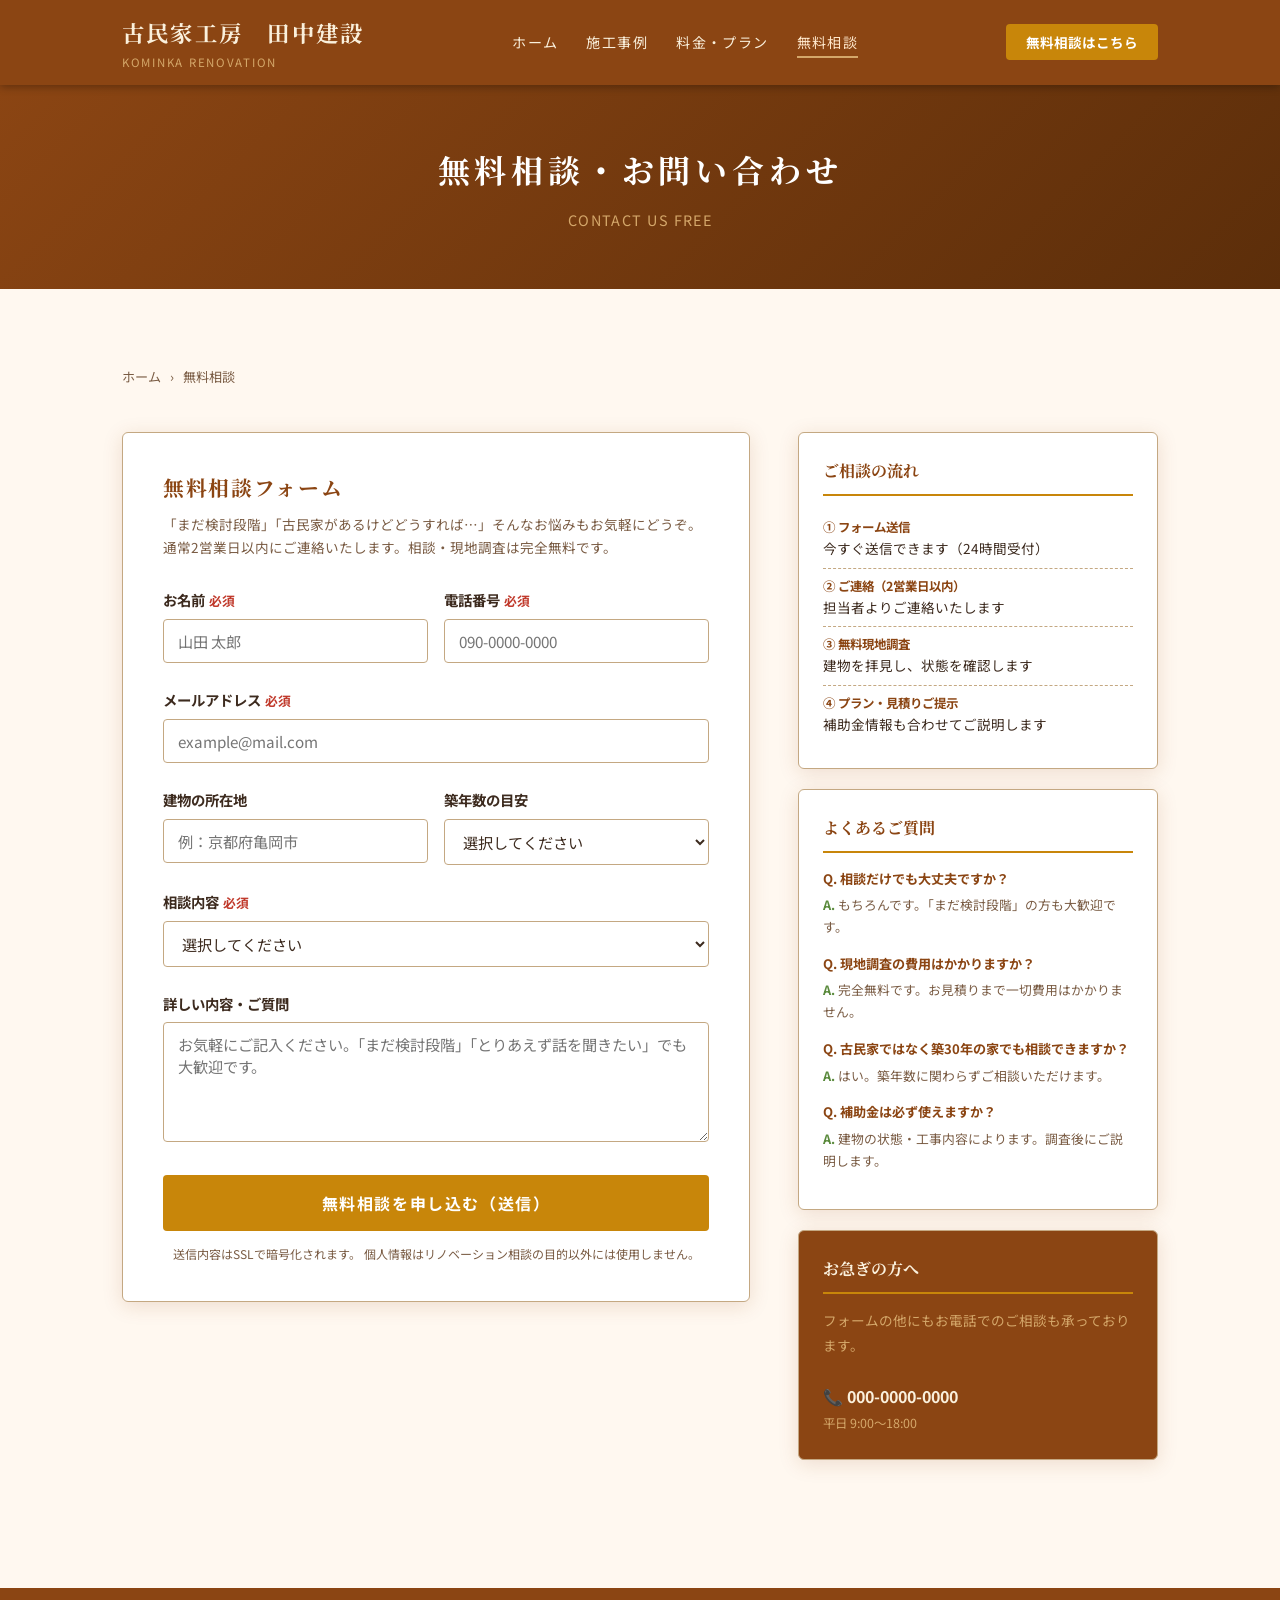
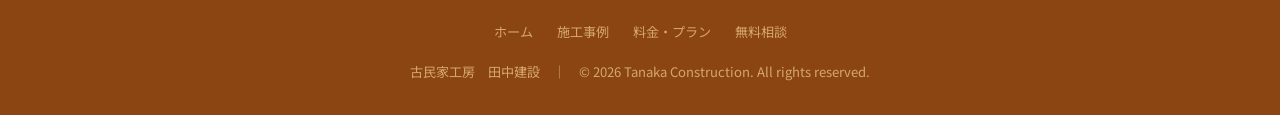
<file: contact.html>
<!DOCTYPE html>
<html lang="ja">
<head>
  <meta charset="UTF-8">
  <meta name="viewport" content="width=device-width, initial-scale=1.0">
  <title>無料相談｜古民家工房 田中建設</title>
  <meta name="description" content="古民家リノベーションの無料相談・お問い合わせ。現地調査まで費用ゼロ。お気軽にどうぞ。">
  <link rel="preconnect" href="https://fonts.googleapis.com">
  <link href="https://fonts.googleapis.com/css2?family=Noto+Serif+JP:wght@400;700&family=Noto+Sans+JP:wght@400;700&display=swap" rel="stylesheet">
  <link rel="stylesheet" href="css/style.css">
  <style>
    .contact-layout {
      display: grid;
      grid-template-columns: 1fr 360px;
      gap: 48px;
      align-items: start;
    }

    /* フォームラッパー */
    .form-wrapper {
      background: var(--color-white);
      border: 1px solid var(--color-border);
      border-radius: 6px;
      padding: 36px 40px;
      box-shadow: var(--shadow);
    }
    .form-wrapper h2 {
      font-size: 1.3rem;
      color: var(--color-primary);
      margin-bottom: 6px;
      letter-spacing: 0.08em;
    }
    .form-wrapper .form-lead {
      font-family: var(--font-sans);
      font-size: 0.85rem;
      color: var(--color-text-light);
      margin-bottom: 28px;
      line-height: 1.7;
    }
    .form-row {
      display: grid;
      grid-template-columns: 1fr 1fr;
      gap: 16px;
    }
    .form-submit {
      text-align: center;
      margin-top: 8px;
    }
    .form-submit .btn {
      width: 100%;
      padding: 16px;
      font-size: 1rem;
    }
    .form-privacy {
      font-family: var(--font-sans);
      font-size: 0.75rem;
      color: var(--color-text-light);
      text-align: center;
      margin-top: 12px;
    }
    /* 送信完了メッセージ */
    #form-success {
      display: none;
      background: #F0F8E8;
      border: 1px solid #A8D08D;
      border-radius: 6px;
      padding: 28px;
      text-align: center;
    }
    #form-success h3 {
      color: #3D7A2B;
      font-size: 1.2rem;
      margin-bottom: 8px;
    }
    #form-success p {
      font-family: var(--font-sans);
      font-size: 0.88rem;
      color: var(--color-text-light);
    }

    /* サイドバー */
    .contact-sidebar { display: flex; flex-direction: column; gap: 20px; }
    .info-card {
      background: var(--color-white);
      border: 1px solid var(--color-border);
      border-radius: 6px;
      padding: 24px;
      box-shadow: var(--shadow);
    }
    .info-card h3 {
      font-size: 1rem;
      color: var(--color-primary);
      margin-bottom: 14px;
      padding-bottom: 8px;
      border-bottom: 2px solid var(--color-accent);
    }
    .info-list {
      list-style: none;
      font-family: var(--font-sans);
      font-size: 0.85rem;
    }
    .info-list li {
      padding: 8px 0;
      border-bottom: 1px dashed var(--color-border);
      color: var(--color-text);
      line-height: 1.6;
    }
    .info-list li:last-child { border-bottom: none; }
    .info-list li strong { color: var(--color-primary); display: block; font-size: 0.78rem; }
    .qa-list { list-style: none; }
    .qa-list li { margin-bottom: 14px; }
    .qa-q {
      font-family: var(--font-sans);
      font-size: 0.82rem;
      color: var(--color-primary);
      font-weight: bold;
      margin-bottom: 4px;
    }
    .qa-q::before { content: 'Q. '; }
    .qa-a {
      font-family: var(--font-sans);
      font-size: 0.8rem;
      color: var(--color-text-light);
      line-height: 1.7;
    }
    .qa-a::before { content: 'A. '; color: #5A8A3C; font-weight: bold; }
  </style>
</head>
<body>

<header>
  <div class="header-inner">
    <div class="logo">
      <span class="logo-main">古民家工房　田中建設</span>
      <span class="logo-sub">KOMINKA RENOVATION</span>
    </div>
    <nav>
      <ul>
        <li><a href="index.html">ホーム</a></li>
        <li><a href="cases.html">施工事例</a></li>
        <li><a href="pricing.html">料金・プラン</a></li>
        <li><a href="contact.html">無料相談</a></li>
      </ul>
    </nav>
    <div class="header-cta">
      <a href="contact.html">無料相談はこちら</a>
    </div>
  </div>
</header>

<div class="page-hero">
  <h1>無料相談・お問い合わせ</h1>
  <p>CONTACT US FREE</p>
</div>

<section class="section">
  <div class="container">

    <div class="breadcrumb">
      <a href="index.html">ホーム</a>
      <span>›</span> 無料相談
    </div>

    <div class="contact-layout">

      <!-- フォーム -->
      <div>
        <div class="form-wrapper">
          <h2>無料相談フォーム</h2>
          <p class="form-lead">
            「まだ検討段階」「古民家があるけどどうすれば…」そんなお悩みもお気軽にどうぞ。<br>
            通常2営業日以内にご連絡いたします。相談・現地調査は完全無料です。
          </p>

          <!--
            【設定手順】Formspree を使ったメール送信
            1. https://formspree.io にアクセスして無料登録
            2. 新しいフォームを作成し、エンドポイントURL（https://formspree.io/f/XXXXXXXX）を取得
            3. 下の action="YOUR_FORMSPREE_ENDPOINT" を取得したURLに書き換える
          -->
          <form id="contact-form"
                action="YOUR_FORMSPREE_ENDPOINT"
                method="POST"
                onsubmit="handleSubmit(event)">

            <div class="form-row">
              <div class="form-group">
                <label>お名前<span class="required">必須</span></label>
                <input type="text" name="name" placeholder="山田 太郎" required>
              </div>
              <div class="form-group">
                <label>電話番号<span class="required">必須</span></label>
                <input type="tel" name="phone" placeholder="090-0000-0000" required>
              </div>
            </div>

            <div class="form-group">
              <label>メールアドレス<span class="required">必須</span></label>
              <input type="email" name="email" placeholder="example@mail.com" required>
            </div>

            <div class="form-row">
              <div class="form-group">
                <label>建物の所在地</label>
                <input type="text" name="location" placeholder="例：京都府亀岡市">
              </div>
              <div class="form-group">
                <label>築年数の目安</label>
                <select name="age">
                  <option value="">選択してください</option>
                  <option>30〜50年</option>
                  <option>50〜70年</option>
                  <option>70〜100年</option>
                  <option>100年以上</option>
                  <option>不明</option>
                </select>
              </div>
            </div>

            <div class="form-group">
              <label>相談内容<span class="required">必須</span></label>
              <select name="topic" required>
                <option value="">選択してください</option>
                <option>古民家リノベーションの費用を知りたい</option>
                <option>省エネ・断熱改修について相談したい</option>
                <option>耐震補強について相談したい</option>
                <option>補助金が使えるか確認したい</option>
                <option>古民家の購入・取得からサポートしてほしい</option>
                <option>その他</option>
              </select>
            </div>

            <div class="form-group">
              <label>詳しい内容・ご質問</label>
              <textarea name="message"
                        placeholder="お気軽にご記入ください。「まだ検討段階」「とりあえず話を聞きたい」でも大歓迎です。"></textarea>
            </div>

            <!-- スパム対策（Formspree用） -->
            <input type="hidden" name="_subject" value="古民家リノベーション 無料相談のお申し込み">
            <input type="text" name="_gotcha" style="display:none">

            <div class="form-submit">
              <button type="submit" class="btn btn-accent">無料相談を申し込む（送信）</button>
            </div>
            <p class="form-privacy">
              送信内容はSSLで暗号化されます。
              個人情報はリノベーション相談の目的以外には使用しません。
            </p>
          </form>

          <!-- 送信完了メッセージ -->
          <div id="form-success">
            <h3>✅ 送信が完了しました</h3>
            <p>
              お問い合わせありがとうございます。<br>
              通常2営業日以内にご連絡いたします。<br>
              しばらくお待ちください。
            </p>
          </div>
        </div>
      </div>

      <!-- サイドバー -->
      <aside class="contact-sidebar">

        <div class="info-card">
          <h3>ご相談の流れ</h3>
          <ul class="info-list">
            <li>
              <strong>① フォーム送信</strong>
              今すぐ送信できます（24時間受付）
            </li>
            <li>
              <strong>② ご連絡（2営業日以内）</strong>
              担当者よりご連絡いたします
            </li>
            <li>
              <strong>③ 無料現地調査</strong>
              建物を拝見し、状態を確認します
            </li>
            <li>
              <strong>④ プラン・見積りご提示</strong>
              補助金情報も合わせてご説明します
            </li>
          </ul>
        </div>

        <div class="info-card">
          <h3>よくあるご質問</h3>
          <ul class="qa-list">
            <li>
              <p class="qa-q">相談だけでも大丈夫ですか？</p>
              <p class="qa-a">もちろんです。「まだ検討段階」の方も大歓迎です。</p>
            </li>
            <li>
              <p class="qa-q">現地調査の費用はかかりますか？</p>
              <p class="qa-a">完全無料です。お見積りまで一切費用はかかりません。</p>
            </li>
            <li>
              <p class="qa-q">古民家ではなく築30年の家でも相談できますか？</p>
              <p class="qa-a">はい。築年数に関わらずご相談いただけます。</p>
            </li>
            <li>
              <p class="qa-q">補助金は必ず使えますか？</p>
              <p class="qa-a">建物の状態・工事内容によります。調査後にご説明します。</p>
            </li>
          </ul>
        </div>

        <div class="info-card" style="background:var(--color-primary);color:var(--color-white);">
          <h3 style="color:var(--color-cream);border-color:var(--color-accent);">お急ぎの方へ</h3>
          <p style="font-family:var(--font-sans);font-size:0.85rem;color:#D4A76A;line-height:1.8;">
            フォームの他にもお電話でのご相談も承っております。<br><br>
            <strong style="color:var(--color-cream);font-size:1rem;">📞 000-0000-0000</strong><br>
            <span style="font-size:0.78rem;">平日 9:00〜18:00</span>
          </p>
        </div>

      </aside>
    </div>

  </div>
</section>

<footer>
  <div class="footer-inner">
    <ul class="footer-nav">
      <li><a href="index.html">ホーム</a></li>
      <li><a href="cases.html">施工事例</a></li>
      <li><a href="pricing.html">料金・プラン</a></li>
      <li><a href="contact.html">無料相談</a></li>
    </ul>
    <p>古民家工房　田中建設　｜　© 2026 Tanaka Construction. All rights reserved.</p>
  </div>
</footer>

<script src="js/main.js"></script>
<script>
async function handleSubmit(event) {
  event.preventDefault();
  const form = document.getElementById('contact-form');
  const btn = form.querySelector('button[type="submit"]');

  btn.textContent = '送信中...';
  btn.disabled = true;

  try {
    const res = await fetch(form.action, {
      method: 'POST',
      body: new FormData(form),
      headers: { 'Accept': 'application/json' }
    });

    if (res.ok) {
      form.style.display = 'none';
      document.getElementById('form-success').style.display = 'block';
    } else {
      alert('送信に失敗しました。お手数ですが、お電話でご連絡ください。');
      btn.textContent = '無料相談を申し込む（送信）';
      btn.disabled = false;
    }
  } catch (e) {
    alert('ネットワークエラーが発生しました。お手数ですが、お電話でご連絡ください。');
    btn.textContent = '無料相談を申し込む（送信）';
    btn.disabled = false;
  }
}
</script>
</body>
</html>
</file>
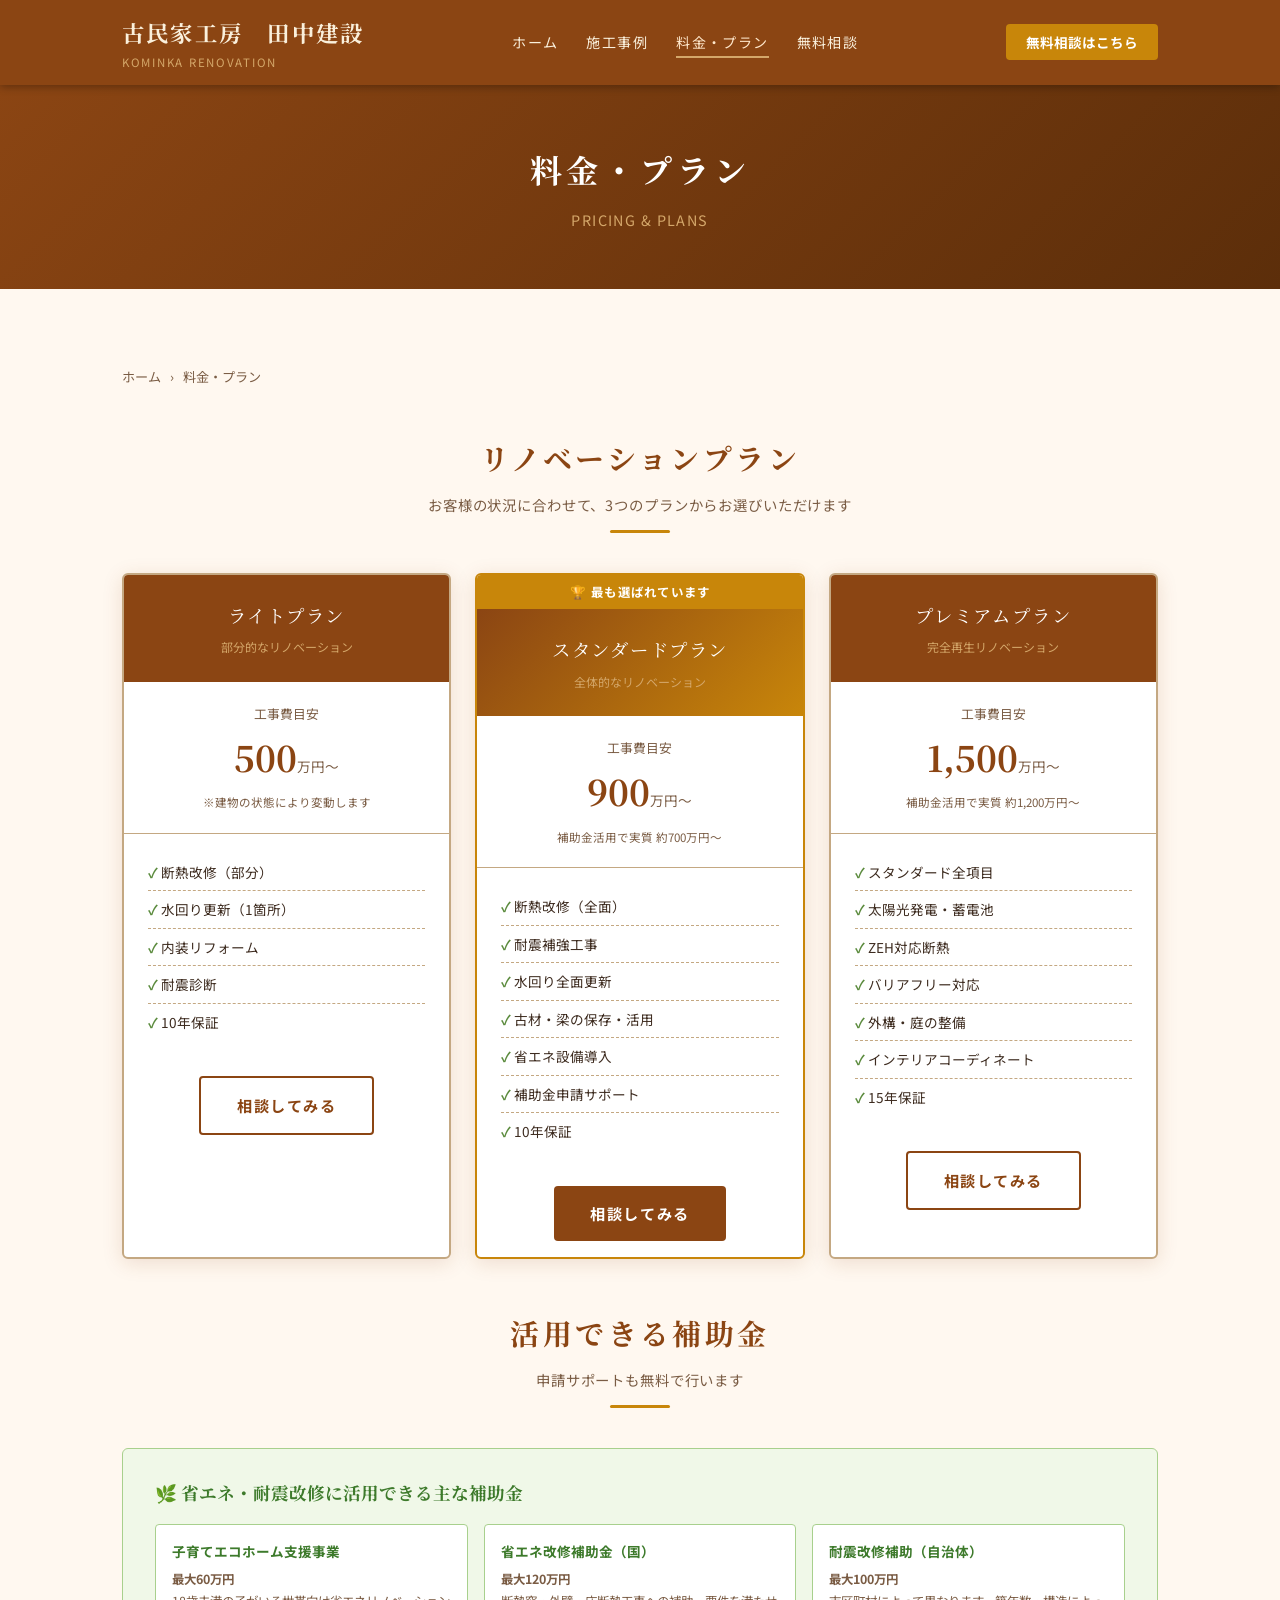
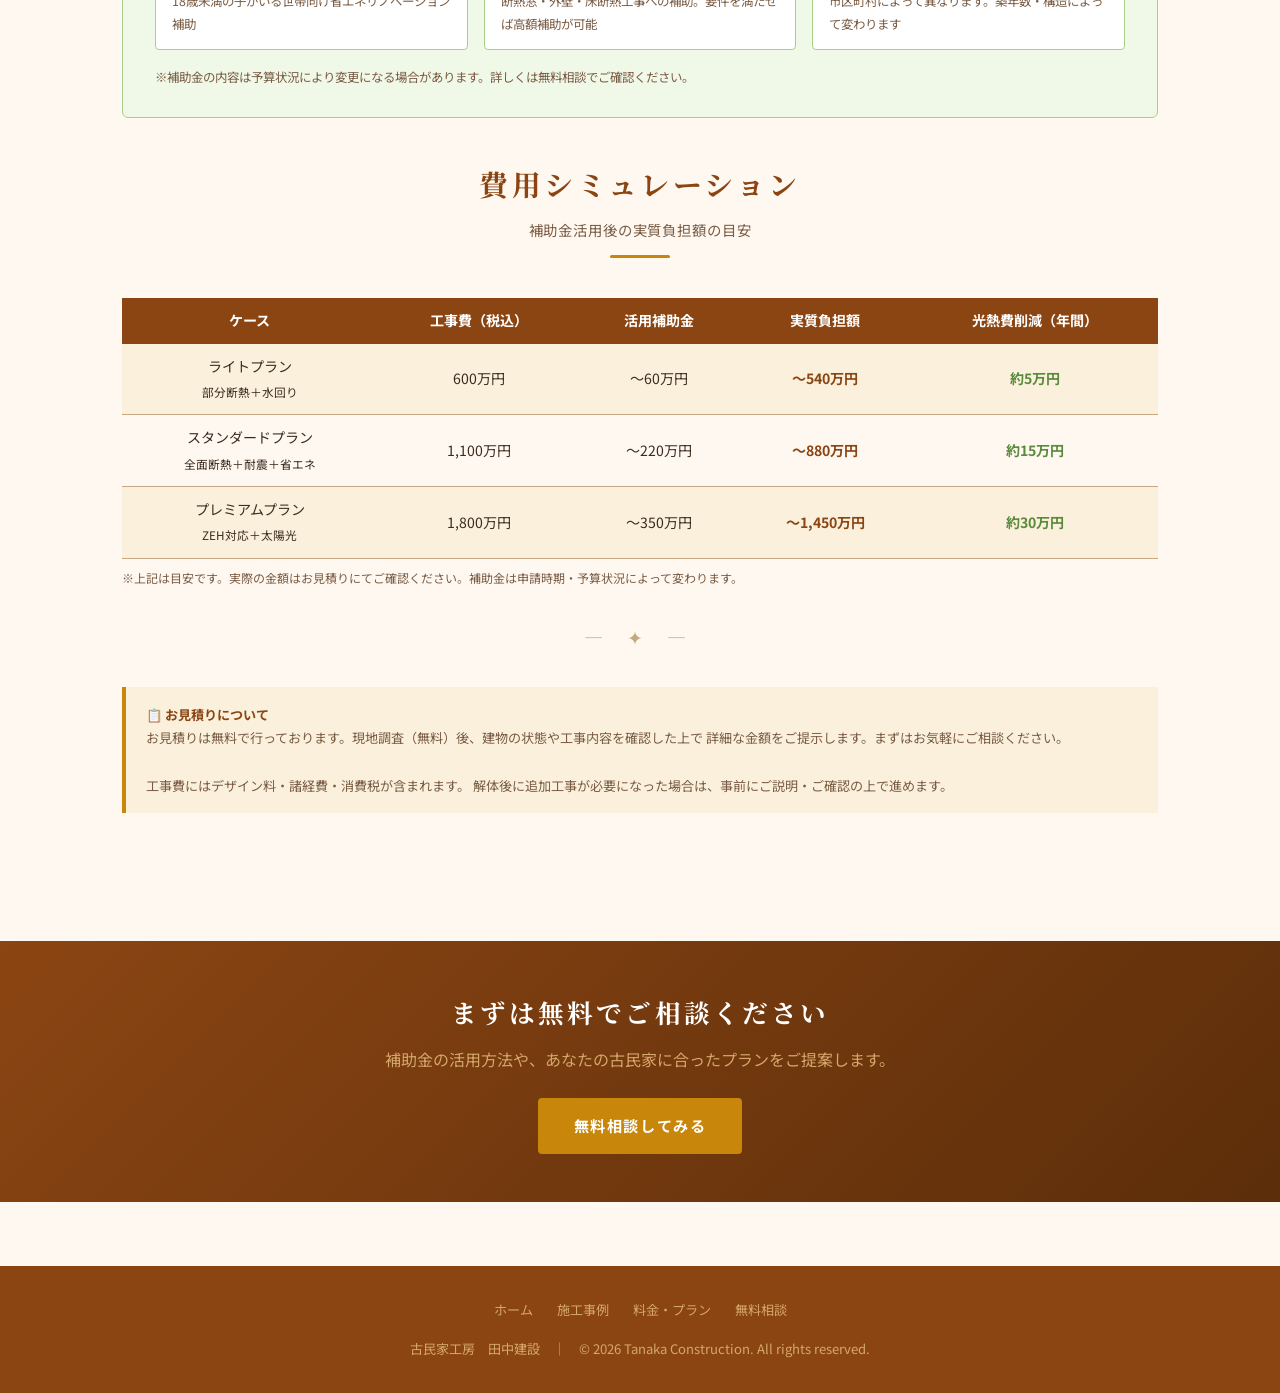
<file: pricing.html>
<!DOCTYPE html>
<html lang="ja">
<head>
  <meta charset="UTF-8">
  <meta name="viewport" content="width=device-width, initial-scale=1.0">
  <title>料金・プラン｜古民家工房 田中建設</title>
  <meta name="description" content="古民家リノベーションの料金・プランをご案内。省エネ補助金活用で実質負担を大幅軽減。無料見積り受付中。">
  <link rel="preconnect" href="https://fonts.googleapis.com">
  <link href="https://fonts.googleapis.com/css2?family=Noto+Serif+JP:wght@400;700&family=Noto+Sans+JP:wght@400;700&display=swap" rel="stylesheet">
  <link rel="stylesheet" href="css/style.css">
  <style>
    /* プラン比較 */
    .plan-grid {
      display: grid;
      grid-template-columns: repeat(3, 1fr);
      gap: 24px;
      margin-bottom: 48px;
    }
    .plan-card {
      background: var(--color-white);
      border: 2px solid var(--color-border);
      border-radius: 6px;
      overflow: hidden;
      box-shadow: var(--shadow);
    }
    .plan-card.recommended {
      border-color: var(--color-accent);
      position: relative;
    }
    .plan-badge {
      background: var(--color-accent);
      color: var(--color-white);
      text-align: center;
      padding: 6px;
      font-family: var(--font-sans);
      font-size: 0.78rem;
      font-weight: bold;
      letter-spacing: 0.1em;
    }
    .plan-header {
      background: var(--color-primary);
      color: var(--color-white);
      padding: 24px;
      text-align: center;
    }
    .plan-card.recommended .plan-header {
      background: linear-gradient(135deg, var(--color-primary), var(--color-accent));
    }
    .plan-name {
      font-size: 1.15rem;
      letter-spacing: 0.1em;
      margin-bottom: 4px;
    }
    .plan-sub {
      font-family: var(--font-sans);
      font-size: 0.75rem;
      color: #D4A76A;
    }
    .plan-price {
      padding: 20px 24px;
      text-align: center;
      border-bottom: 1px solid var(--color-border);
    }
    .price-from { font-family: var(--font-sans); font-size: 0.8rem; color: var(--color-text-light); }
    .price-num {
      font-size: 2.2rem;
      font-weight: bold;
      color: var(--color-primary);
    }
    .price-unit { font-family: var(--font-sans); font-size: 0.85rem; color: var(--color-text-light); }
    .price-note {
      font-family: var(--font-sans);
      font-size: 0.72rem;
      color: var(--color-text-light);
      margin-top: 4px;
    }
    .plan-features {
      padding: 20px 24px;
      list-style: none;
    }
    .plan-features li {
      font-family: var(--font-sans);
      font-size: 0.85rem;
      padding: 6px 0;
      border-bottom: 1px dashed var(--color-border);
      color: var(--color-text);
    }
    .plan-features li:last-child { border-bottom: none; }
    .plan-features li::before { content: '✓ '; color: #5A8A3C; font-weight: bold; }
    .plan-cta { padding: 16px 24px; text-align: center; }

    /* 補助金情報 */
    .subsidy-box {
      background: #F0F8E8;
      border: 1px solid #A8D08D;
      border-radius: 6px;
      padding: 28px 32px;
      margin-bottom: 40px;
    }
    .subsidy-box h3 {
      color: #3D7A2B;
      font-size: 1.1rem;
      margin-bottom: 16px;
    }
    .subsidy-grid {
      display: grid;
      grid-template-columns: repeat(3, 1fr);
      gap: 16px;
    }
    .subsidy-item {
      background: var(--color-white);
      border-radius: 4px;
      padding: 14px 16px;
      border: 1px solid #A8D08D;
    }
    .subsidy-item h4 {
      font-family: var(--font-sans);
      font-size: 0.85rem;
      color: #3D7A2B;
      margin-bottom: 4px;
    }
    .subsidy-item p {
      font-family: var(--font-sans);
      font-size: 0.78rem;
      color: var(--color-text-light);
    }
    .subsidy-amount {
      font-size: 1rem;
      font-weight: bold;
      color: #3D7A2B;
    }

    /* 費用シミュレーション */
    .sim-table {
      width: 100%;
      border-collapse: collapse;
      font-family: var(--font-sans);
      font-size: 0.88rem;
    }
    .sim-table th {
      background: var(--color-primary);
      color: var(--color-white);
      padding: 10px 16px;
      text-align: center;
    }
    .sim-table td {
      padding: 10px 16px;
      border-bottom: 1px solid var(--color-border);
      text-align: center;
    }
    .sim-table tr:nth-child(even) td { background: var(--color-cream); }
    .sim-table .highlight { color: var(--color-primary); font-weight: bold; }
    .sim-table .saving { color: #5A8A3C; font-weight: bold; }

    /* 注意事項 */
    .notice-box {
      background: var(--color-cream);
      border-left: 4px solid var(--color-accent);
      padding: 16px 20px;
      font-family: var(--font-sans);
      font-size: 0.82rem;
      color: var(--color-text-light);
      line-height: 1.8;
    }
    .notice-box strong { color: var(--color-primary); }

    /* CTA */
    .cta-banner {
      background: linear-gradient(135deg, var(--color-primary), #5C2E0A);
      color: var(--color-white);
      padding: 48px 32px;
      text-align: center;
      margin-top: 64px;
    }
    .cta-banner h2 { font-size: 1.6rem; letter-spacing: 0.12em; margin-bottom: 10px; }
    .cta-banner p { font-family: var(--font-sans); color: #D4A76A; margin-bottom: 24px; }
  </style>
</head>
<body>

<header>
  <div class="header-inner">
    <div class="logo">
      <span class="logo-main">古民家工房　田中建設</span>
      <span class="logo-sub">KOMINKA RENOVATION</span>
    </div>
    <nav>
      <ul>
        <li><a href="index.html">ホーム</a></li>
        <li><a href="cases.html">施工事例</a></li>
        <li><a href="pricing.html">料金・プラン</a></li>
        <li><a href="contact.html">無料相談</a></li>
      </ul>
    </nav>
    <div class="header-cta">
      <a href="contact.html">無料相談はこちら</a>
    </div>
  </div>
</header>

<div class="page-hero">
  <h1>料金・プラン</h1>
  <p>PRICING &amp; PLANS</p>
</div>

<section class="section">
  <div class="container">

    <div class="breadcrumb">
      <a href="index.html">ホーム</a>
      <span>›</span> 料金・プラン
    </div>

    <div class="section-title">
      <h2>リノベーションプラン</h2>
      <p>お客様の状況に合わせて、3つのプランからお選びいただけます</p>
    </div>

    <div class="plan-grid">
      <!-- ライトプラン -->
      <div class="plan-card">
        <div class="plan-header">
          <p class="plan-name">ライトプラン</p>
          <p class="plan-sub">部分的なリノベーション</p>
        </div>
        <div class="plan-price">
          <p class="price-from">工事費目安</p>
          <p><span class="price-num">500</span><span class="price-unit">万円〜</span></p>
          <p class="price-note">※建物の状態により変動します</p>
        </div>
        <ul class="plan-features">
          <li>断熱改修（部分）</li>
          <li>水回り更新（1箇所）</li>
          <li>内装リフォーム</li>
          <li>耐震診断</li>
          <li>10年保証</li>
        </ul>
        <div class="plan-cta">
          <a href="contact.html" class="btn btn-outline">相談してみる</a>
        </div>
      </div>

      <!-- スタンダードプラン（おすすめ） -->
      <div class="plan-card recommended">
        <div class="plan-badge">🏆 最も選ばれています</div>
        <div class="plan-header">
          <p class="plan-name">スタンダードプラン</p>
          <p class="plan-sub">全体的なリノベーション</p>
        </div>
        <div class="plan-price">
          <p class="price-from">工事費目安</p>
          <p><span class="price-num">900</span><span class="price-unit">万円〜</span></p>
          <p class="price-note">補助金活用で実質 約700万円〜</p>
        </div>
        <ul class="plan-features">
          <li>断熱改修（全面）</li>
          <li>耐震補強工事</li>
          <li>水回り全面更新</li>
          <li>古材・梁の保存・活用</li>
          <li>省エネ設備導入</li>
          <li>補助金申請サポート</li>
          <li>10年保証</li>
        </ul>
        <div class="plan-cta">
          <a href="contact.html" class="btn btn-primary">相談してみる</a>
        </div>
      </div>

      <!-- プレミアムプラン -->
      <div class="plan-card">
        <div class="plan-header">
          <p class="plan-name">プレミアムプラン</p>
          <p class="plan-sub">完全再生リノベーション</p>
        </div>
        <div class="plan-price">
          <p class="price-from">工事費目安</p>
          <p><span class="price-num">1,500</span><span class="price-unit">万円〜</span></p>
          <p class="price-note">補助金活用で実質 約1,200万円〜</p>
        </div>
        <ul class="plan-features">
          <li>スタンダード全項目</li>
          <li>太陽光発電・蓄電池</li>
          <li>ZEH対応断熱</li>
          <li>バリアフリー対応</li>
          <li>外構・庭の整備</li>
          <li>インテリアコーディネート</li>
          <li>15年保証</li>
        </ul>
        <div class="plan-cta">
          <a href="contact.html" class="btn btn-outline">相談してみる</a>
        </div>
      </div>
    </div>

    <!-- 補助金情報 -->
    <div class="section-title">
      <h2>活用できる補助金</h2>
      <p>申請サポートも無料で行います</p>
    </div>

    <div class="subsidy-box">
      <h3>🌿 省エネ・耐震改修に活用できる主な補助金</h3>
      <div class="subsidy-grid">
        <div class="subsidy-item">
          <h4>子育てエコホーム支援事業</h4>
          <p class="subsidy-amount">最大60万円</p>
          <p>18歳未満の子がいる世帯向け省エネリノベーション補助</p>
        </div>
        <div class="subsidy-item">
          <h4>省エネ改修補助金（国）</h4>
          <p class="subsidy-amount">最大120万円</p>
          <p>断熱窓・外壁・床断熱工事への補助。要件を満たせば高額補助が可能</p>
        </div>
        <div class="subsidy-item">
          <h4>耐震改修補助（自治体）</h4>
          <p class="subsidy-amount">最大100万円</p>
          <p>市区町村によって異なります。築年数・構造によって変わります</p>
        </div>
      </div>
      <p style="margin-top:16px;font-family:var(--font-sans);font-size:0.78rem;color:var(--color-text-light);">
        ※補助金の内容は予算状況により変更になる場合があります。詳しくは無料相談でご確認ください。
      </p>
    </div>

    <!-- 費用シミュレーション -->
    <div class="section-title">
      <h2>費用シミュレーション</h2>
      <p>補助金活用後の実質負担額の目安</p>
    </div>

    <table class="sim-table">
      <tr>
        <th>ケース</th>
        <th>工事費（税込）</th>
        <th>活用補助金</th>
        <th>実質負担額</th>
        <th>光熱費削減（年間）</th>
      </tr>
      <tr>
        <td>ライトプラン<br><small>部分断熱＋水回り</small></td>
        <td>600万円</td>
        <td>〜60万円</td>
        <td class="highlight">〜540万円</td>
        <td class="saving">約5万円</td>
      </tr>
      <tr>
        <td>スタンダードプラン<br><small>全面断熱＋耐震＋省エネ</small></td>
        <td>1,100万円</td>
        <td>〜220万円</td>
        <td class="highlight">〜880万円</td>
        <td class="saving">約15万円</td>
      </tr>
      <tr>
        <td>プレミアムプラン<br><small>ZEH対応＋太陽光</small></td>
        <td>1,800万円</td>
        <td>〜350万円</td>
        <td class="highlight">〜1,450万円</td>
        <td class="saving">約30万円</td>
      </tr>
    </table>
    <p style="font-family:var(--font-sans);font-size:0.75rem;color:var(--color-text-light);margin-top:8px;">
      ※上記は目安です。実際の金額はお見積りにてご確認ください。補助金は申請時期・予算状況によって変わります。
    </p>

    <div class="wa-divider">― ✦ ―</div>

    <div class="notice-box">
      <strong>📋 お見積りについて</strong><br>
      お見積りは無料で行っております。現地調査（無料）後、建物の状態や工事内容を確認した上で
      詳細な金額をご提示します。まずはお気軽にご相談ください。<br><br>
      工事費にはデザイン料・諸経費・消費税が含まれます。
      解体後に追加工事が必要になった場合は、事前にご説明・ご確認の上で進めます。
    </div>

  </div>
</section>

<!-- CTAバナー -->
<section class="cta-banner">
  <h2>まずは無料でご相談ください</h2>
  <p>補助金の活用方法や、あなたの古民家に合ったプランをご提案します。</p>
  <a href="contact.html" class="btn btn-accent">無料相談してみる</a>
</section>

<footer>
  <div class="footer-inner">
    <ul class="footer-nav">
      <li><a href="index.html">ホーム</a></li>
      <li><a href="cases.html">施工事例</a></li>
      <li><a href="pricing.html">料金・プラン</a></li>
      <li><a href="contact.html">無料相談</a></li>
    </ul>
    <p>古民家工房　田中建設　｜　© 2026 Tanaka Construction. All rights reserved.</p>
  </div>
</footer>

<script src="js/main.js"></script>
</body>
</html>
</file>
<file: css/style.css>
/* ===========================
   古民家リノベーション 共通スタイル
   暖色・昭和レトロテーマ
=========================== */

/* フォント・カラー変数 */
:root {
  --color-primary:    #8B4513;   /* 茶色（柱・梁のイメージ） */
  --color-secondary:  #D2691E;   /* 明るい茶 */
  --color-accent:     #C8860A;   /* 金茶（障子・畳の縁） */
  --color-warm-bg:    #FFF8F0;   /* 生成り */
  --color-cream:      #FAF0DC;   /* 薄い麦わら色 */
  --color-text:       #3D2B1F;   /* 濃い茶（文字） */
  --color-text-light: #7A5C44;   /* 薄い茶（サブ文字） */
  --color-border:     #C4A882;   /* 薄茶（罫線） */
  --color-white:      #FFFFFF;
  --font-main: 'Noto Serif JP', 'Yu Mincho', '游明朝', serif;
  --font-sans: 'Noto Sans JP', 'Hiragino Kaku Gothic ProN', sans-serif;
  --max-width: 1100px;
  --shadow: 0 4px 20px rgba(139, 69, 19, 0.15);
}

/* リセット */
*, *::before, *::after { box-sizing: border-box; margin: 0; padding: 0; }
html { font-size: 16px; scroll-behavior: smooth; }
body {
  font-family: var(--font-main);
  background: var(--color-warm-bg);
  color: var(--color-text);
  line-height: 1.8;
  min-width: 900px;
}
img { max-width: 100%; height: auto; display: block; }
a { color: var(--color-primary); text-decoration: none; }
a:hover { color: var(--color-secondary); text-decoration: underline; }

/* ===========================
   ヘッダー
=========================== */
header {
  background: var(--color-primary);
  color: var(--color-white);
  padding: 0;
  box-shadow: 0 2px 8px rgba(0,0,0,0.3);
  position: sticky;
  top: 0;
  z-index: 100;
}
.header-inner {
  max-width: var(--max-width);
  margin: 0 auto;
  display: flex;
  align-items: center;
  justify-content: space-between;
  padding: 12px 32px;
}
.logo {
  display: flex;
  flex-direction: column;
}
.logo-main {
  font-size: 1.4rem;
  font-weight: bold;
  letter-spacing: 0.1em;
  color: var(--color-cream);
}
.logo-sub {
  font-size: 0.72rem;
  color: #D4A76A;
  letter-spacing: 0.15em;
  font-family: var(--font-sans);
}
nav ul {
  list-style: none;
  display: flex;
  gap: 28px;
}
nav ul li a {
  color: var(--color-cream);
  font-family: var(--font-sans);
  font-size: 0.88rem;
  letter-spacing: 0.1em;
  padding: 4px 0;
  border-bottom: 2px solid transparent;
  transition: border-color 0.2s;
}
nav ul li a:hover,
nav ul li a.active {
  border-bottom-color: #D4A76A;
  text-decoration: none;
  color: #FFE8CC;
}
.header-cta a {
  background: var(--color-accent);
  color: var(--color-white);
  padding: 8px 20px;
  border-radius: 4px;
  font-family: var(--font-sans);
  font-size: 0.85rem;
  font-weight: bold;
  transition: background 0.2s;
}
.header-cta a:hover {
  background: #A06B08;
  text-decoration: none;
}

/* ===========================
   フッター
=========================== */
footer {
  background: var(--color-primary);
  color: #D4A76A;
  text-align: center;
  padding: 32px 16px;
  margin-top: 64px;
  font-family: var(--font-sans);
  font-size: 0.82rem;
}
footer a { color: #D4A76A; }
footer a:hover { color: var(--color-cream); }
.footer-inner {
  max-width: var(--max-width);
  margin: 0 auto;
}
.footer-nav {
  list-style: none;
  display: flex;
  justify-content: center;
  gap: 24px;
  margin-bottom: 16px;
}

/* ===========================
   共通パーツ
=========================== */
.container {
  max-width: var(--max-width);
  margin: 0 auto;
  padding: 0 32px;
}
.section {
  padding: 64px 0;
}
.section-alt {
  background: var(--color-cream);
}
.section-title {
  text-align: center;
  margin-bottom: 40px;
}
.section-title h2 {
  font-size: 1.8rem;
  color: var(--color-primary);
  letter-spacing: 0.12em;
  margin-bottom: 8px;
}
.section-title p {
  color: var(--color-text-light);
  font-family: var(--font-sans);
  font-size: 0.9rem;
  letter-spacing: 0.06em;
}
.section-title::after {
  content: '';
  display: block;
  width: 60px;
  height: 3px;
  background: var(--color-accent);
  margin: 12px auto 0;
  border-radius: 2px;
}

/* ボタン */
.btn {
  display: inline-block;
  padding: 14px 36px;
  border-radius: 4px;
  font-family: var(--font-sans);
  font-size: 0.95rem;
  font-weight: bold;
  letter-spacing: 0.1em;
  cursor: pointer;
  border: none;
  transition: all 0.2s;
  text-decoration: none;
}
.btn-primary {
  background: var(--color-primary);
  color: var(--color-white);
}
.btn-primary:hover {
  background: var(--color-secondary);
  color: var(--color-white);
  text-decoration: none;
  transform: translateY(-1px);
  box-shadow: var(--shadow);
}
.btn-accent {
  background: var(--color-accent);
  color: var(--color-white);
}
.btn-accent:hover {
  background: #A06B08;
  color: var(--color-white);
  text-decoration: none;
  transform: translateY(-1px);
}
.btn-outline {
  background: transparent;
  color: var(--color-primary);
  border: 2px solid var(--color-primary);
}
.btn-outline:hover {
  background: var(--color-primary);
  color: var(--color-white);
  text-decoration: none;
}

/* タグ */
.tag {
  display: inline-block;
  background: var(--color-cream);
  color: var(--color-primary);
  border: 1px solid var(--color-border);
  border-radius: 2px;
  padding: 2px 10px;
  font-size: 0.75rem;
  font-family: var(--font-sans);
  margin: 2px;
}

/* カード */
.card {
  background: var(--color-white);
  border: 1px solid var(--color-border);
  border-radius: 4px;
  overflow: hidden;
  box-shadow: var(--shadow);
  transition: transform 0.2s, box-shadow 0.2s;
}
.card:hover {
  transform: translateY(-4px);
  box-shadow: 0 8px 32px rgba(139, 69, 19, 0.2);
}

/* 区切り線（和風） */
.wa-divider {
  text-align: center;
  margin: 32px 0;
  color: var(--color-border);
  font-size: 1.2rem;
  letter-spacing: 0.5em;
}

/* ===========================
   フォーム共通
=========================== */
.form-group {
  margin-bottom: 24px;
}
.form-group label {
  display: block;
  font-family: var(--font-sans);
  font-size: 0.9rem;
  color: var(--color-text);
  margin-bottom: 6px;
  font-weight: bold;
}
.form-group label .required {
  color: #C0392B;
  margin-left: 4px;
  font-size: 0.8rem;
}
.form-group input,
.form-group select,
.form-group textarea {
  width: 100%;
  padding: 10px 14px;
  border: 1px solid var(--color-border);
  border-radius: 4px;
  background: var(--color-white);
  font-family: var(--font-sans);
  font-size: 0.95rem;
  color: var(--color-text);
  transition: border-color 0.2s;
}
.form-group input:focus,
.form-group select:focus,
.form-group textarea:focus {
  outline: none;
  border-color: var(--color-primary);
  box-shadow: 0 0 0 3px rgba(139, 69, 19, 0.1);
}
.form-group textarea { resize: vertical; min-height: 120px; }

/* ページヘッダー（各ページ共通） */
.page-hero {
  background: linear-gradient(135deg, var(--color-primary) 0%, #5C2E0A 100%);
  color: var(--color-white);
  padding: 56px 32px;
  text-align: center;
}
.page-hero h1 {
  font-size: 2rem;
  letter-spacing: 0.15em;
  margin-bottom: 8px;
}
.page-hero p {
  font-family: var(--font-sans);
  color: #D4A76A;
  font-size: 0.9rem;
  letter-spacing: 0.1em;
}

/* パンくず */
.breadcrumb {
  font-family: var(--font-sans);
  font-size: 0.82rem;
  color: var(--color-text-light);
  padding: 12px 0;
  margin-bottom: 32px;
}
.breadcrumb a { color: var(--color-text-light); }
.breadcrumb span { margin: 0 6px; }
</file>
